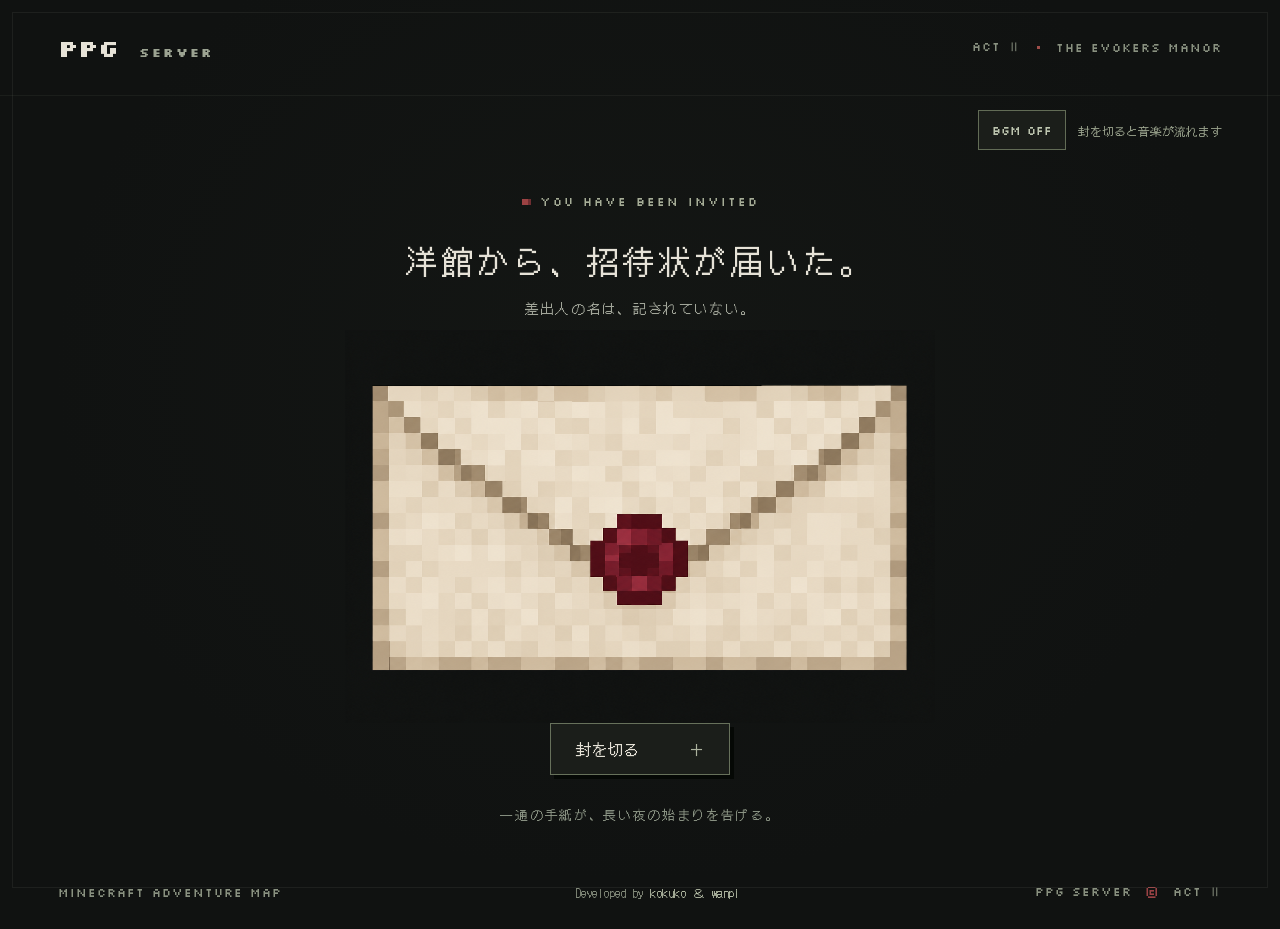
<file: PPG_Manor_GitHub_Pages/index.html>
<!doctype html>
<html lang="ja">
<head>
<meta charset="utf-8"><meta name="viewport" content="width=device-width,initial-scale=1">
<meta name="theme-color" content="#101211"><title>PPG Server ACT Ⅱ | The Evokers Manor</title>
<meta name="description" content="あなたのもとに、洋館から一通の招待状が届いた。PPG Server ACT Ⅱ — The Evokers Manor. Coming soon...">
<link rel="icon" type="image/svg+xml" href="data:image/svg+xml,%3Csvg xmlns='http://www.w3.org/2000/svg' viewBox='0 0 32 32'%3E%3Cpath fill='%23101211' d='M0 0h32v32H0z'/%3E%3Cpath fill='%23973539' d='M8 4h16v4h4v16h-4v4H8v-4H4V8h4z'/%3E%3Cpath fill='%23e7d9b4' d='M12 9h10v3h-7v3h6v3h-6v3h7v3H12z'/%3E%3C/svg%3E">
<link rel="stylesheet" href="style.css">
</head>
<body>
<header><a class="brand" href="./" aria-label="最初から見る">PPG <span>SERVER</span></a><span class="edition">ACT Ⅱ <i></i> THE EVOKERS MANOR</span></header>
<div class="sound-bar"><button id="sound" type="button" aria-pressed="false" aria-label="BGMを再生">BGM OFF</button><span id="sound-hint">封を切ると音楽が流れます</span></div>
<audio id="bgm" src="music-box.mp3" loop preload="none"></audio>
<main>
<section id="arrival" class="scene arrival" aria-labelledby="arrival-title">
<div class="eyebrow"><span class="tiny-square"></span> YOU HAVE BEEN INVITED</div>
<h1 id="arrival-title">洋館から、招待状が届いた。</h1>
<p class="intro">差出人の名は、記されていない。</p>
<button id="open" class="envelope" aria-label="封を切って招待状を開く"><img src="envelope.png" alt="赤い封蝋で閉じられた、ピクセルアートの招待状" width="1536" height="1024"><span class="open-label">封を切る <span aria-hidden="true">＋</span></span></button>
<p class="whisper">一通の手紙が、長い夜の始まりを告げる。</p>
</section>
<section id="invitation" class="scene invitation" hidden aria-labelledby="letter-title">
<div class="eyebrow">A LETTER FROM THE MANOR</div>
<article class="letter">
<div class="letter-top"><span>PPG SERVER</span><span>ACT Ⅱ</span></div>
<p class="letter-kicker">INVITATION</p>
<h2 id="letter-title" tabindex="-1">The Evokers<br>Manor</h2>
<div class="rule"><span>◆</span></div>
<div class="letter-body"><p>この手紙を受け取った、あなたへ。</p><p>森の奥に佇む洋館にて、<br>あなたの訪れをお待ちしております。</p><p>夜が明ける前に、<br>どうぞ扉をお叩きください。</p></div>
<p class="signature">── 洋館の主</p>
<div class="accept-area"><button id="accept" class="accept">招待を受ける <span aria-hidden="true">＋</span></button><span id="stamp" class="stamp" hidden aria-label="招待受諾のハンコ">INVITATION<br><strong>ACCEPTED</strong><span>招 待 受 諾</span></span></div>
</article>
<p class="whisper">その扉の先で、お会いしましょう。</p>
</section>
<section id="ending" class="scene ending" hidden aria-labelledby="end-title">
<div class="eyebrow">YOUR INVITATION HAS BEEN ACCEPTED</div>
<div class="act-label">PPG SERVER <span>ACT Ⅱ</span></div>
<h2 id="end-title" tabindex="-1">The Evokers<br><span>Manor</span></h2>
<div class="end-stamp" aria-label="招待受諾">ACCEPTED</div>
<p class="coming">Coming soon<span class="dots">...</span></p>
<p class="end-copy">長い夜が、まもなく始まる。</p>
<button id="replay" class="replay">招待状をもう一度読む</button>
</section>
<div class="sr-only" id="announcement" role="status" aria-live="polite"></div>
</main>
<footer><span>MINECRAFT ADVENTURE MAP</span><span class="developers">Developed by <strong>kokuko ＆ wanpi</strong></span><span>PPG SERVER <b>©</b> ACT Ⅱ</span></footer>
<script src="app.js"></script>
</body></html>
</file>
<file: PPG_Manor_GitHub_Pages/style.css>
@import url('https://fonts.googleapis.com/css2?family=DotGothic16&family=Silkscreen:wght@400;700&display=swap');
:root{color-scheme:dark;--bg:#101211;--ink:#e6e2d7;--muted:#a1a599;--red:#a73e42;--pixel:'Silkscreen','Courier New',monospace;--jp:'DotGothic16','MS Gothic',monospace}*{box-sizing:border-box}body{margin:0;background:var(--bg);color:var(--ink);font-family:var(--jp);min-height:100svh;display:flex;flex-direction:column;background-image:radial-gradient(ellipse at 50% 40%,#252a222e,transparent 65%)}body:after{content:'';position:fixed;pointer-events:none;inset:12px;border:1px solid #8e98871d;z-index:10}header,footer{display:flex;align-items:center;justify-content:space-between;padding:32px 4.5%;gap:20px}header{border-bottom:1px solid #9ca38b14}a{color:inherit;text-decoration:none}.brand{font-family:var(--pixel);font-weight:bold;font-size:24px;letter-spacing:-1px}.brand span{font-size:12px;letter-spacing:2px;color:#9ca392;margin-left:10px}.edition,footer{font:12px var(--pixel);letter-spacing:1px;color:#899180}.edition{display:flex;align-items:center;gap:16px}.edition i{height:3px;width:3px;background:#9e4d49}main{flex:1;display:grid;place-items:center;padding:44px 24px 36px}.scene{width:100%;text-align:center;animation:appear .65s steps(12) both}.scene[hidden]{display:none}.eyebrow{font:12px var(--pixel);letter-spacing:2px;color:#a6ad97;display:flex;justify-content:center;align-items:center;gap:12px}.tiny-square{width:6px;height:6px;background:#9c4243;box-shadow:3px 0 #6f2e31}h1{font-weight:400;font-size:clamp(22px,3.5vw,32px);letter-spacing:.13em;line-height:1.8;margin:23px 0 8px}.intro{color:var(--muted);font-size:14px;letter-spacing:.1em;margin:0}.envelope{display:block;position:relative;background:transparent;border:0;padding:0;margin:12px auto 0;width:min(590px,100%);cursor:pointer;color:var(--ink);transition:transform .3s steps(6)}.envelope img{width:100%;height:auto;display:block;image-rendering:pixelated;mix-blend-mode:lighten}.envelope:hover{transform:translateY(-6px)}.open-label{display:inline-flex;align-items:center;gap:50px;padding:13px 24px;margin-top:0;background:#1b1e1a;border:1px solid #67715b;font:16px var(--jp);box-shadow:4px 4px 0 #050805}.open-label span,.accept span{color:#acb29e}.whisper{font-size:13px;color:#8c9585;letter-spacing:.13em;margin:30px 0 0}button:focus-visible,a:focus-visible{outline:3px solid #d1b86b;outline-offset:6px}h2:focus{outline:none}.invitation{max-width:520px}.invitation>.eyebrow{margin-bottom:24px}.letter{position:relative;text-align:center;background:#d9d2b6;color:#2c3026;padding:27px 44px 32px;border:4px solid #b0ad92;outline:1px solid #ece7cd;box-shadow:8px 8px 0 #050705;background-image:linear-gradient(90deg,transparent 49.5%,#545b3307 50%,transparent 50.5%)}.letter-top{display:flex;justify-content:space-between;font:12px var(--pixel);color:#64694f}.letter-kicker{font:12px var(--pixel);letter-spacing:4px;margin:27px 0 14px;color:#62684e}h2{font-family:var(--pixel);font-weight:400;line-height:1.12}.letter h2{font-size:clamp(25px,5vw,36px);margin:0;letter-spacing:-2px}.rule{height:1px;background:#a1a289;margin:24px 0;position:relative}.rule span{background:#d9d2b6;position:relative;top:-11px;padding:0 12px;color:#6c7158;font-size:15px}.letter-body{font-size:16px;line-height:1.9}.letter-body p{margin:17px 0}.signature{text-align:right;font-size:14px;margin:21px 0}.accept-area{min-height:68px;display:grid;place-items:center;position:relative}.accept{font:16px var(--jp);padding:13px 26px;background:#343e2d;border:2px solid #252d20;color:#efefda;box-shadow:4px 4px 0 #a7a48b;cursor:pointer;min-width:235px}.accept span{margin-left:34px}.accept:hover{background:#48503c}.accept:disabled{visibility:hidden}.stamp{color:#922d31;border:4px solid #922d31;outline:2px solid #922d31;outline-offset:4px;padding:5px 12px;position:absolute;transform:rotate(-9deg);font:10px var(--pixel);line-height:1.5;animation:stamp .45s steps(5) both;background:#d9d2b6eb}.stamp[hidden]{display:none}.stamp strong{display:block;font:22px var(--pixel)}.stamp span{display:block;font:12px var(--jp)}.ending{position:relative;padding:36px 0}.act-label{font:14px var(--pixel);letter-spacing:2px;margin:60px 0 24px}.act-label span{display:inline-block;color:#b5bb9c;margin-left:14px}.ending h2{font-size:clamp(32px,6.3vw,76px);letter-spacing:-.075em;margin:0;text-shadow:4px 4px #485038}.ending h2 span{font-size:1.27em}.end-stamp{display:table;margin:25px auto 40px;transform:rotate(-8deg);padding:8px 13px;border:3px solid #954044;color:#c05c5e;font:14px var(--pixel);letter-spacing:2px}.coming{font:clamp(20px,3vw,28px) var(--pixel);letter-spacing:1px;color:#dce0ce;margin:0}.dots{animation:blink 2.4s steps(2,end) infinite}.end-copy{font-size:14px;letter-spacing:.2em;color:#919b84;margin:20px 0 48px}.replay{font:13px var(--jp);background:none;border:0;border-bottom:1px solid #616b53;padding:8px 0;color:#a2ae92;cursor:pointer}.replay:hover{color:#e5e9d9}footer{padding-top:24px;padding-bottom:28px;font-size:12px}footer b{font-weight:normal;margin:0 6px;color:#9a4245}.sr-only{position:absolute;width:1px;height:1px;padding:0;overflow:hidden;clip:rect(0,0,0,0)}.exit{animation:leave .45s steps(7) both}.impact{animation:impact .25s steps(4)}@keyframes appear{from{opacity:0;transform:translateY(12px)}to{opacity:1;transform:translateY(0)}}@keyframes leave{to{opacity:0;transform:translateY(-16px)}}@keyframes stamp{from{opacity:0;transform:scale(2.1) rotate(-14deg)}to{opacity:1;transform:scale(1) rotate(-9deg)}}@keyframes impact{25%{transform:translate(3px,3px)}75%{transform:translate(-2px,-2px)}}@keyframes blink{50%{opacity:.35}}@media(max-width:600px){header{padding:27px 26px}.brand{font-size:20px}.brand span{display:none}.edition{font-size:10px;letter-spacing:0;gap:8px}main{padding:34px 23px 30px}.eyebrow{font-size:10px;letter-spacing:1px}h1{letter-spacing:.03em}.envelope{margin:24px auto 0}.letter{padding:24px 24px}.letter-body{font-size:15px}.whisper{font-size:12px;letter-spacing:.05em}.act-label{margin-top:44px;font-size:12px}.ending h2{font-size:clamp(30px,7.5vw,45px)}footer{font-size:10px;padding:24px 26px;letter-spacing:0}footer span:first-child{max-width:140px;line-height:1.7}}@media(prefers-reduced-motion:reduce){*,*:before,*:after{animation:none!important;transition:none!important}}

.sound-bar{display:flex;justify-content:flex-end;align-items:center;gap:12px;padding:14px 4.5% 0;flex-wrap:wrap}.sound-bar button{font:12px var(--pixel);color:#bdc5af;background:#1b1e1a;border:1px solid #626c56;min-height:40px;padding:8px 13px;cursor:pointer}.sound-bar button[aria-pressed="true"]{color:#e2e9d1;border-color:#a0ab8c}.sound-bar span{font:12px var(--jp);color:#9ca58f}.developers{font-family:var(--jp);font-size:12px;letter-spacing:.04em}.developers strong{font-weight:400;color:#b9c1aa}@media(max-width:600px){.sound-bar{padding:14px 26px 0;gap:9px}footer{flex-wrap:wrap;row-gap:15px}.developers{order:3;flex-basis:100%;text-align:center}}
</file>
<file: TheEvokersManor/style.css>
@import url('https://fonts.googleapis.com/css2?family=DotGothic16&family=Silkscreen:wght@400;700&display=swap');
:root{color-scheme:dark;--bg:#101211;--ink:#e6e2d7;--muted:#a1a599;--red:#a73e42;--pixel:'Silkscreen','Courier New',monospace;--jp:'DotGothic16','MS Gothic',monospace}*{box-sizing:border-box}body{margin:0;background:var(--bg);color:var(--ink);font-family:var(--jp);min-height:100svh;display:flex;flex-direction:column;background-image:radial-gradient(ellipse at 50% 40%,#252a222e,transparent 65%)}body:after{content:'';position:fixed;pointer-events:none;inset:12px;border:1px solid #8e98871d;z-index:10}header,footer{display:flex;align-items:center;justify-content:space-between;padding:32px 4.5%;gap:20px}header{border-bottom:1px solid #9ca38b14}a{color:inherit;text-decoration:none}.brand{font-family:var(--pixel);font-weight:bold;font-size:24px;letter-spacing:-1px}.brand span{font-size:12px;letter-spacing:2px;color:#9ca392;margin-left:10px}.edition,footer{font:12px var(--pixel);letter-spacing:1px;color:#899180}.edition{display:flex;align-items:center;gap:16px}.edition i{height:3px;width:3px;background:#9e4d49}main{flex:1;display:grid;place-items:center;padding:44px 24px 36px}.scene{width:100%;text-align:center;animation:appear .65s steps(12) both}.scene[hidden]{display:none}.eyebrow{font:12px var(--pixel);letter-spacing:2px;color:#a6ad97;display:flex;justify-content:center;align-items:center;gap:12px}.tiny-square{width:6px;height:6px;background:#9c4243;box-shadow:3px 0 #6f2e31}h1{font-weight:400;font-size:clamp(22px,3.5vw,32px);letter-spacing:.13em;line-height:1.8;margin:23px 0 8px}.intro{color:var(--muted);font-size:14px;letter-spacing:.1em;margin:0}.envelope{display:block;position:relative;background:transparent;border:0;padding:0;margin:12px auto 0;width:min(590px,100%);cursor:pointer;color:var(--ink);transition:transform .3s steps(6)}.envelope img{width:100%;height:auto;display:block;image-rendering:pixelated;mix-blend-mode:lighten}.envelope:hover{transform:translateY(-6px)}.open-label{display:inline-flex;align-items:center;gap:50px;padding:13px 24px;margin-top:0;background:#1b1e1a;border:1px solid #67715b;font:16px var(--jp);box-shadow:4px 4px 0 #050805}.open-label span,.accept span{color:#acb29e}.whisper{font-size:13px;color:#8c9585;letter-spacing:.13em;margin:30px 0 0}button:focus-visible,a:focus-visible{outline:3px solid #d1b86b;outline-offset:6px}h2:focus{outline:none}.invitation{max-width:520px}.invitation>.eyebrow{margin-bottom:24px}.letter{position:relative;text-align:center;background:#d9d2b6;color:#2c3026;padding:27px 44px 32px;border:4px solid #b0ad92;outline:1px solid #ece7cd;box-shadow:8px 8px 0 #050705;background-image:linear-gradient(90deg,transparent 49.5%,#545b3307 50%,transparent 50.5%)}.letter-top{display:flex;justify-content:space-between;font:12px var(--pixel);color:#64694f}.letter-kicker{font:12px var(--pixel);letter-spacing:4px;margin:27px 0 14px;color:#62684e}h2{font-family:var(--pixel);font-weight:400;line-height:1.12}.letter h2{font-size:clamp(25px,5vw,36px);margin:0;letter-spacing:-2px}.rule{height:1px;background:#a1a289;margin:24px 0;position:relative}.rule span{background:#d9d2b6;position:relative;top:-11px;padding:0 12px;color:#6c7158;font-size:15px}.letter-body{font-size:16px;line-height:1.9}.letter-body p{margin:17px 0}.signature{text-align:right;font-size:14px;margin:21px 0}.accept-area{min-height:68px;display:grid;place-items:center;position:relative}.accept{font:16px var(--jp);padding:13px 26px;background:#343e2d;border:2px solid #252d20;color:#efefda;box-shadow:4px 4px 0 #a7a48b;cursor:pointer;min-width:235px}.accept span{margin-left:34px}.accept:hover{background:#48503c}.accept:disabled{visibility:hidden}.stamp{color:#922d31;border:4px solid #922d31;outline:2px solid #922d31;outline-offset:4px;padding:5px 12px;position:absolute;transform:rotate(-9deg);font:10px var(--pixel);line-height:1.5;animation:stamp .45s steps(5) both;background:#d9d2b6eb}.stamp[hidden]{display:none}.stamp strong{display:block;font:22px var(--pixel)}.stamp span{display:block;font:12px var(--jp)}.ending{position:relative;padding:36px 0}.act-label{font:14px var(--pixel);letter-spacing:2px;margin:60px 0 24px}.act-label span{display:inline-block;color:#b5bb9c;margin-left:14px}.ending h2{font-size:clamp(32px,6.3vw,76px);letter-spacing:-.075em;margin:0;text-shadow:4px 4px #485038}.ending h2 span{font-size:1.27em}.end-stamp{display:table;margin:25px auto 40px;transform:rotate(-8deg);padding:8px 13px;border:3px solid #954044;color:#c05c5e;font:14px var(--pixel);letter-spacing:2px}.coming{font:clamp(20px,3vw,28px) var(--pixel);letter-spacing:1px;color:#dce0ce;margin:0}.dots{animation:blink 2.4s steps(2,end) infinite}.end-copy{font-size:14px;letter-spacing:.2em;color:#919b84;margin:20px 0 48px}.replay{font:13px var(--jp);background:none;border:0;border-bottom:1px solid #616b53;padding:8px 0;color:#a2ae92;cursor:pointer}.replay:hover{color:#e5e9d9}footer{padding-top:24px;padding-bottom:28px;font-size:12px}footer b{font-weight:normal;margin:0 6px;color:#9a4245}.sr-only{position:absolute;width:1px;height:1px;padding:0;overflow:hidden;clip:rect(0,0,0,0)}.exit{animation:leave .45s steps(7) both}.impact{animation:impact .25s steps(4)}@keyframes appear{from{opacity:0;transform:translateY(12px)}to{opacity:1;transform:translateY(0)}}@keyframes leave{to{opacity:0;transform:translateY(-16px)}}@keyframes stamp{from{opacity:0;transform:scale(2.1) rotate(-14deg)}to{opacity:1;transform:scale(1) rotate(-9deg)}}@keyframes impact{25%{transform:translate(3px,3px)}75%{transform:translate(-2px,-2px)}}@keyframes blink{50%{opacity:.35}}@media(max-width:600px){header{padding:27px 26px}.brand{font-size:20px}.brand span{display:none}.edition{font-size:10px;letter-spacing:0;gap:8px}main{padding:34px 23px 30px}.eyebrow{font-size:10px;letter-spacing:1px}h1{letter-spacing:.03em}.envelope{margin:24px auto 0}.letter{padding:24px 24px}.letter-body{font-size:15px}.whisper{font-size:12px;letter-spacing:.05em}.act-label{margin-top:44px;font-size:12px}.ending h2{font-size:clamp(30px,7.5vw,45px)}footer{font-size:10px;padding:24px 26px;letter-spacing:0}footer span:first-child{max-width:140px;line-height:1.7}}@media(prefers-reduced-motion:reduce){*,*:before,*:after{animation:none!important;transition:none!important}}

.sound-bar{display:flex;justify-content:flex-end;align-items:center;gap:12px;padding:14px 4.5% 0;flex-wrap:wrap}.sound-bar button{font:12px var(--pixel);color:#bdc5af;background:#1b1e1a;border:1px solid #626c56;min-height:40px;padding:8px 13px;cursor:pointer}.sound-bar button[aria-pressed="true"]{color:#e2e9d1;border-color:#a0ab8c}.sound-bar span{font:12px var(--jp);color:#9ca58f}.developers{font-family:var(--jp);font-size:12px;letter-spacing:.04em}.developers strong{font-weight:400;color:#b9c1aa}@media(max-width:600px){.sound-bar{padding:14px 26px 0;gap:9px}footer{flex-wrap:wrap;row-gap:15px}.developers{order:3;flex-basis:100%;text-align:center}}

.development-note{font-family:var(--jp);font-size:14px;font-weight:400;line-height:1.9;letter-spacing:.02em;color:#535a43;margin:16px 0 0;text-wrap:balance}
</file>
